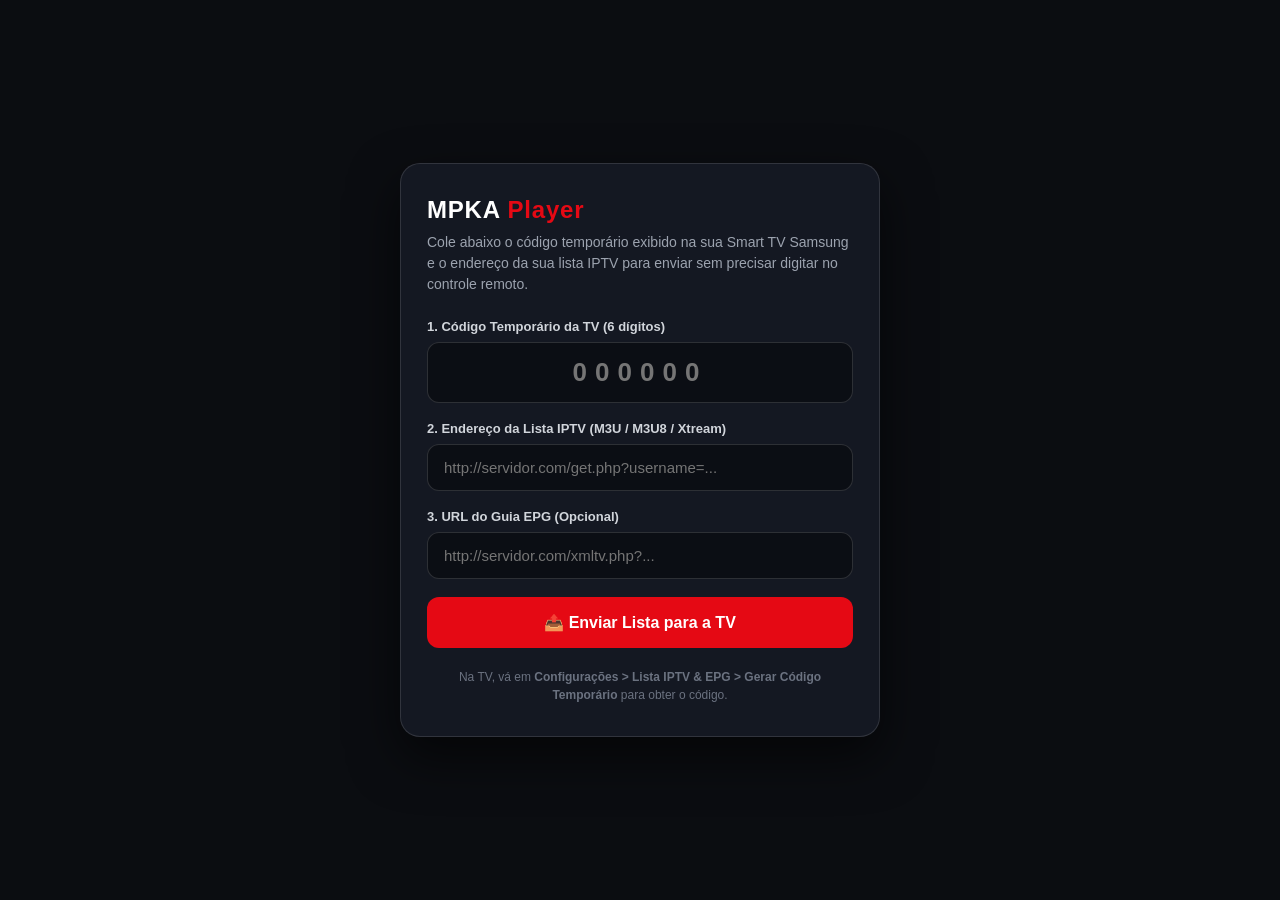
<file: pair.html>
<!DOCTYPE html>
<html lang="pt-BR">
<head>
    <meta charset="UTF-8">
    <meta name="viewport" content="width=device-width, initial-scale=1.0">
    <title>MPKA Player — Enviar Lista para a TV</title>
    <style>
        * { box-sizing: border-box; margin: 0; padding: 0; }
        body {
            font-family: -apple-system, BlinkMacSystemFont, "Segoe UI", Roboto, Arial, sans-serif;
            background: #0b0d11;
            color: #ffffff;
            min-height: 100vh;
            display: flex;
            align-items: center;
            justify-content: center;
            padding: 20px;
        }
        .card {
            width: 100%;
            max-width: 480px;
            background: #141822;
            border: 1px solid rgba(255, 255, 255, 0.12);
            border-radius: 20px;
            padding: 32px 26px;
            box-shadow: 0 20px 50px rgba(0, 0, 0, 0.6);
        }
        .brand {
            display: flex;
            align-items: center;
            gap: 10px;
            margin-bottom: 8px;
        }
        .brand-logo {
            font-size: 24px;
            font-weight: 900;
            letter-spacing: 0.8px;
        }
        .brand-logo span { color: #e50914; }
        .subtitle {
            font-size: 14px;
            color: #9ca3af;
            margin-bottom: 24px;
            line-height: 1.5;
        }
        label {
            display: block;
            font-size: 13px;
            font-weight: 700;
            color: #d1d5db;
            margin-bottom: 8px;
        }
        input {
            width: 100%;
            padding: 14px 16px;
            border-radius: 12px;
            border: 1.5px solid rgba(255, 255, 255, 0.14);
            background: #0b0e14;
            color: #ffffff;
            font-size: 15px;
            margin-bottom: 18px;
            outline: none;
        }
        input:focus {
            border-color: #e50914;
        }
        .code-input {
            font-size: 26px;
            font-weight: 900;
            letter-spacing: 8px;
            text-align: center;
        }
        button {
            width: 100%;
            padding: 16px;
            border-radius: 12px;
            border: none;
            background: #e50914;
            color: #ffffff;
            font-size: 16px;
            font-weight: 800;
            cursor: pointer;
            transition: background 0.15s ease, transform 0.1s ease;
        }
        button:hover { background: #f40612; }
        button:active { transform: scale(0.98); }
        button:disabled { opacity: 0.6; cursor: not-allowed; }
        .status {
            margin-top: 16px;
            padding: 12px 14px;
            border-radius: 10px;
            font-size: 14px;
            font-weight: 600;
            display: none;
            line-height: 1.4;
        }
        .status.ok {
            display: block;
            background: rgba(16, 185, 129, 0.15);
            border: 1px solid rgba(16, 185, 129, 0.45);
            color: #6ee7b7;
        }
        .status.err {
            display: block;
            background: rgba(239, 68, 68, 0.15);
            border: 1px solid rgba(239, 68, 68, 0.45);
            color: #fca5a5;
        }
        .tip {
            margin-top: 20px;
            font-size: 12px;
            color: #6b7280;
            text-align: center;
            line-height: 1.5;
        }
    </style>
</head>
<body>
    <div class="card">
        <div class="brand">
            <div class="brand-logo">MPKA <span>Player</span></div>
        </div>
        <p class="subtitle">
            Cole abaixo o código temporário exibido na sua Smart TV Samsung e o endereço da sua lista IPTV para enviar sem precisar digitar no controle remoto.
        </p>

        <form id="pair-form">
            <label for="pair-code">1. Código Temporário da TV (6 dígitos)</label>
            <input type="text" id="pair-code" class="code-input" maxlength="6" inputmode="numeric" placeholder="000000" required />

            <label for="m3u-url">2. Endereço da Lista IPTV (M3U / M3U8 / Xtream)</label>
            <input type="url" id="m3u-url" placeholder="http://servidor.com/get.php?username=..." required />

            <label for="epg-url">3. URL do Guia EPG (Opcional)</label>
            <input type="url" id="epg-url" placeholder="http://servidor.com/xmltv.php?..." />

            <button type="submit" id="btn-send">📤 Enviar Lista para a TV</button>
        </form>

        <div id="status-box" class="status"></div>

        <p class="tip">
            Na TV, vá em <strong>Configurações &gt; Lista IPTV &amp; EPG &gt; Gerar Código Temporário</strong> para obter o código.
        </p>
    </div>

    <script>
        (function () {
            const params = new URLSearchParams(window.location.search);
            const prefillCode = (params.get('code') || '').replace(/\D/g, '').slice(0, 6);
            const codeInput = document.getElementById('pair-code');
            const m3uInput = document.getElementById('m3u-url');
            const epgInput = document.getElementById('epg-url');
            const btnSend = document.getElementById('btn-send');
            const statusBox = document.getElementById('status-box');

            if (prefillCode) codeInput.value = prefillCode;

            function showStatus(msg, isOk) {
                statusBox.textContent = msg;
                statusBox.className = 'status ' + (isOk ? 'ok' : 'err');
            }

            document.getElementById('pair-form').addEventListener('submit', async function (e) {
                e.preventDefault();
                const code = codeInput.value.replace(/\D/g, '').trim();
                const m3uUrl = m3uInput.value.trim();
                const epgUrl = epgInput.value.trim();

                if (code.length !== 6) {
                    showStatus('Digite os 6 dígitos do código temporário exibido na TV.', false);
                    return;
                }
                if (!m3uUrl) {
                    showStatus('Informe o endereço (URL) da lista IPTV.', false);
                    return;
                }

                btnSend.disabled = true;
                btnSend.textContent = '⏳ Enviando para a TV...';

                try {
                    const topic = 'mpka_pair_' + code;
                    const res = await fetch('https://ntfy.sh/' + topic, {
                        method: 'POST',
                        body: JSON.stringify({
                            m3uUrl: m3uUrl,
                            epgUrl: epgUrl,
                            sentAt: Date.now()
                        })
                    });
                    if (!res.ok) throw new Error('HTTP ' + res.status);
                    showStatus('✅ Lista enviada com sucesso! Olhe para a tela da sua TV — os canais já estão sendo carregados.', true);
                } catch (err) {
                    showStatus('❌ Erro ao enviar (' + err.message + '). Verifique sua internet e tente novamente.', false);
                } finally {
                    btnSend.disabled = false;
                    btnSend.textContent = '📤 Enviar Lista para a TV';
                }
            });
        })();
    </script>
</body>
</html>
</file>
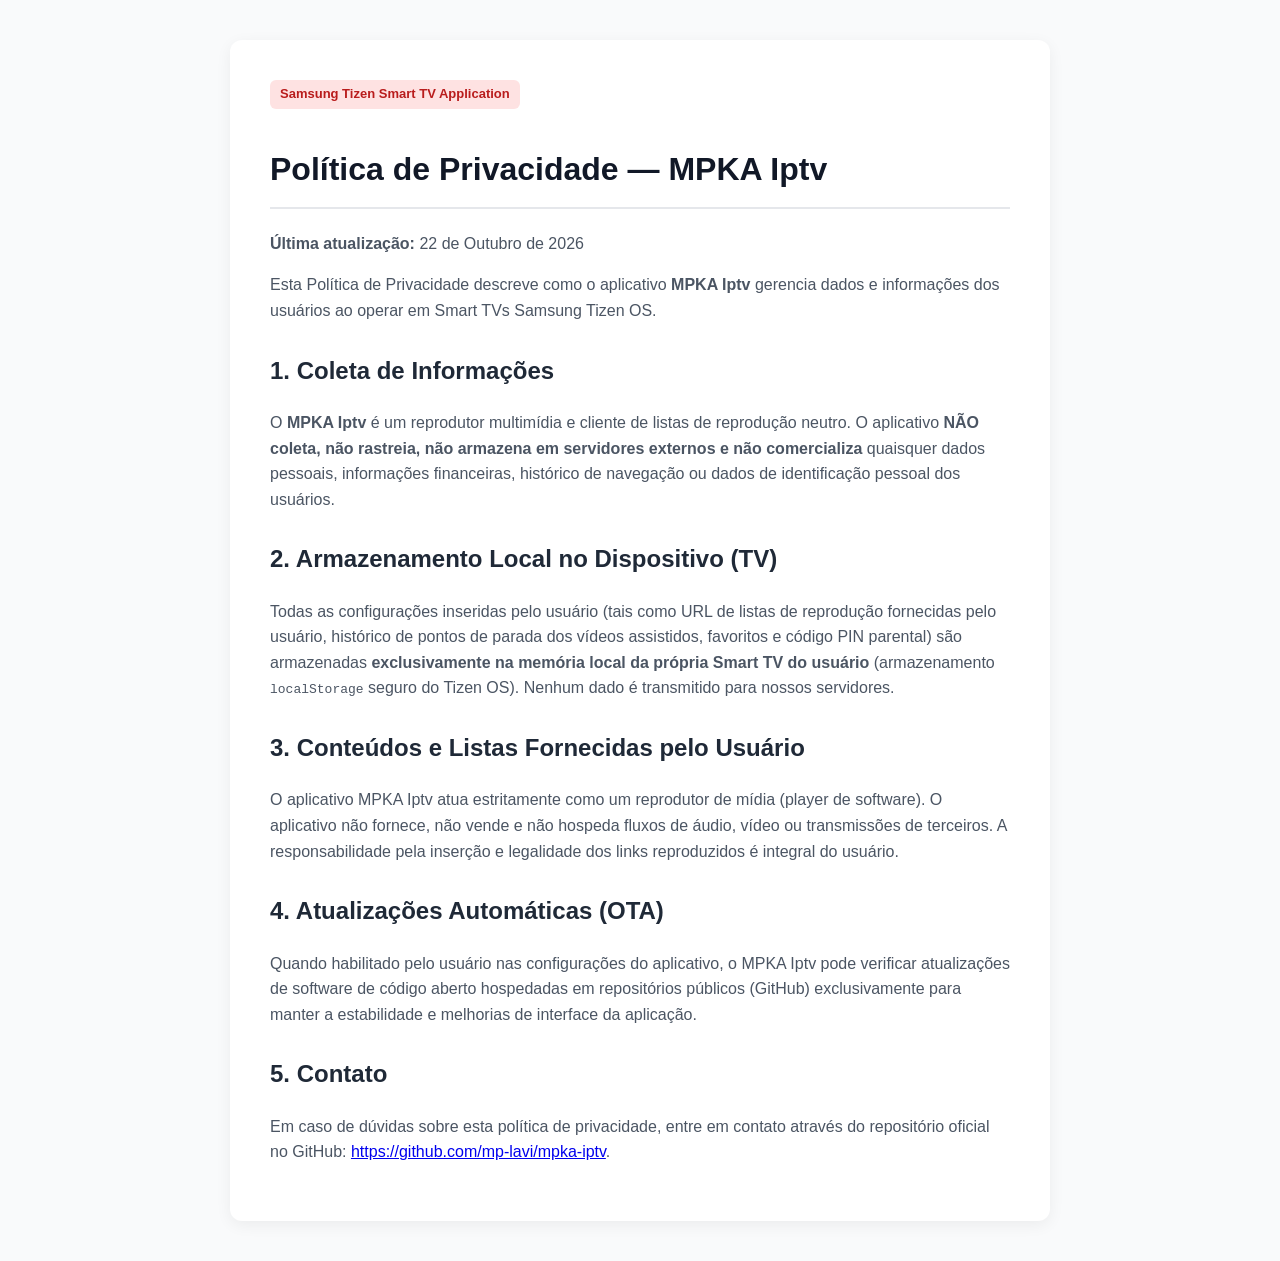
<file: privacy.html>
<!DOCTYPE html>
<html lang="pt-BR">
<head>
    <meta charset="UTF-8">
    <meta name="viewport" content="width=device-width, initial-scale=1.0">
    <title>Política de Privacidade — MPKA Iptv</title>
    <style>
        body { font-family: -apple-system, BlinkMacSystemFont, "Segoe UI", Roboto, Helvetica, Arial, sans-serif; line-height: 1.6; color: #1f2937; max-width: 820px; margin: 40px auto; padding: 0 20px; background-color: #f9fafb; }
        .card { background: #ffffff; padding: 40px; border-radius: 12px; box-shadow: 0 4px 16px rgba(0,0,0,0.06); }
        h1 { color: #111827; border-bottom: 2px solid #e5e7eb; padding-bottom: 12px; }
        h2 { color: #1f2937; margin-top: 28px; }
        p, li { color: #4b5563; }
        .badge { display: inline-block; background: #fee2e2; color: #b91c1c; font-weight: 700; font-size: 13px; padding: 4px 10px; border-radius: 6px; margin-bottom: 14px; }
    </style>
</head>
<body>
    <div class="card">
        <span class="badge">Samsung Tizen Smart TV Application</span>
        <h1>Política de Privacidade — MPKA Iptv</h1>
        <p><strong>Última atualização:</strong> 22 de Outubro de 2026</p>

        <p>Esta Política de Privacidade descreve como o aplicativo <strong>MPKA Iptv</strong> gerencia dados e informações dos usuários ao operar em Smart TVs Samsung Tizen OS.</p>

        <h2>1. Coleta de Informações</h2>
        <p>O <strong>MPKA Iptv</strong> é um reprodutor multimídia e cliente de listas de reprodução neutro. O aplicativo <strong>NÃO coleta, não rastreia, não armazena em servidores externos e não comercializa</strong> quaisquer dados pessoais, informações financeiras, histórico de navegação ou dados de identificação pessoal dos usuários.</p>

        <h2>2. Armazenamento Local no Dispositivo (TV)</h2>
        <p>Todas as configurações inseridas pelo usuário (tais como URL de listas de reprodução fornecidas pelo usuário, histórico de pontos de parada dos vídeos assistidos, favoritos e código PIN parental) são armazenadas <strong>exclusivamente na memória local da própria Smart TV do usuário</strong> (armazenamento <code>localStorage</code> seguro do Tizen OS). Nenhum dado é transmitido para nossos servidores.</p>

        <h2>3. Conteúdos e Listas Fornecidas pelo Usuário</h2>
        <p>O aplicativo MPKA Iptv atua estritamente como um reprodutor de mídia (player de software). O aplicativo não fornece, não vende e não hospeda fluxos de áudio, vídeo ou transmissões de terceiros. A responsabilidade pela inserção e legalidade dos links reproduzidos é integral do usuário.</p>

        <h2>4. Atualizações Automáticas (OTA)</h2>
        <p>Quando habilitado pelo usuário nas configurações do aplicativo, o MPKA Iptv pode verificar atualizações de software de código aberto hospedadas em repositórios públicos (GitHub) exclusivamente para manter a estabilidade e melhorias de interface da aplicação.</p>

        <h2>5. Contato</h2>
        <p>Em caso de dúvidas sobre esta política de privacidade, entre em contato através do repositório oficial no GitHub: <a href="https://github.com/mp-lavi/mpka-iptv">https://github.com/mp-lavi/mpka-iptv</a>.</p>
    </div>
</body>
</html>
</file>
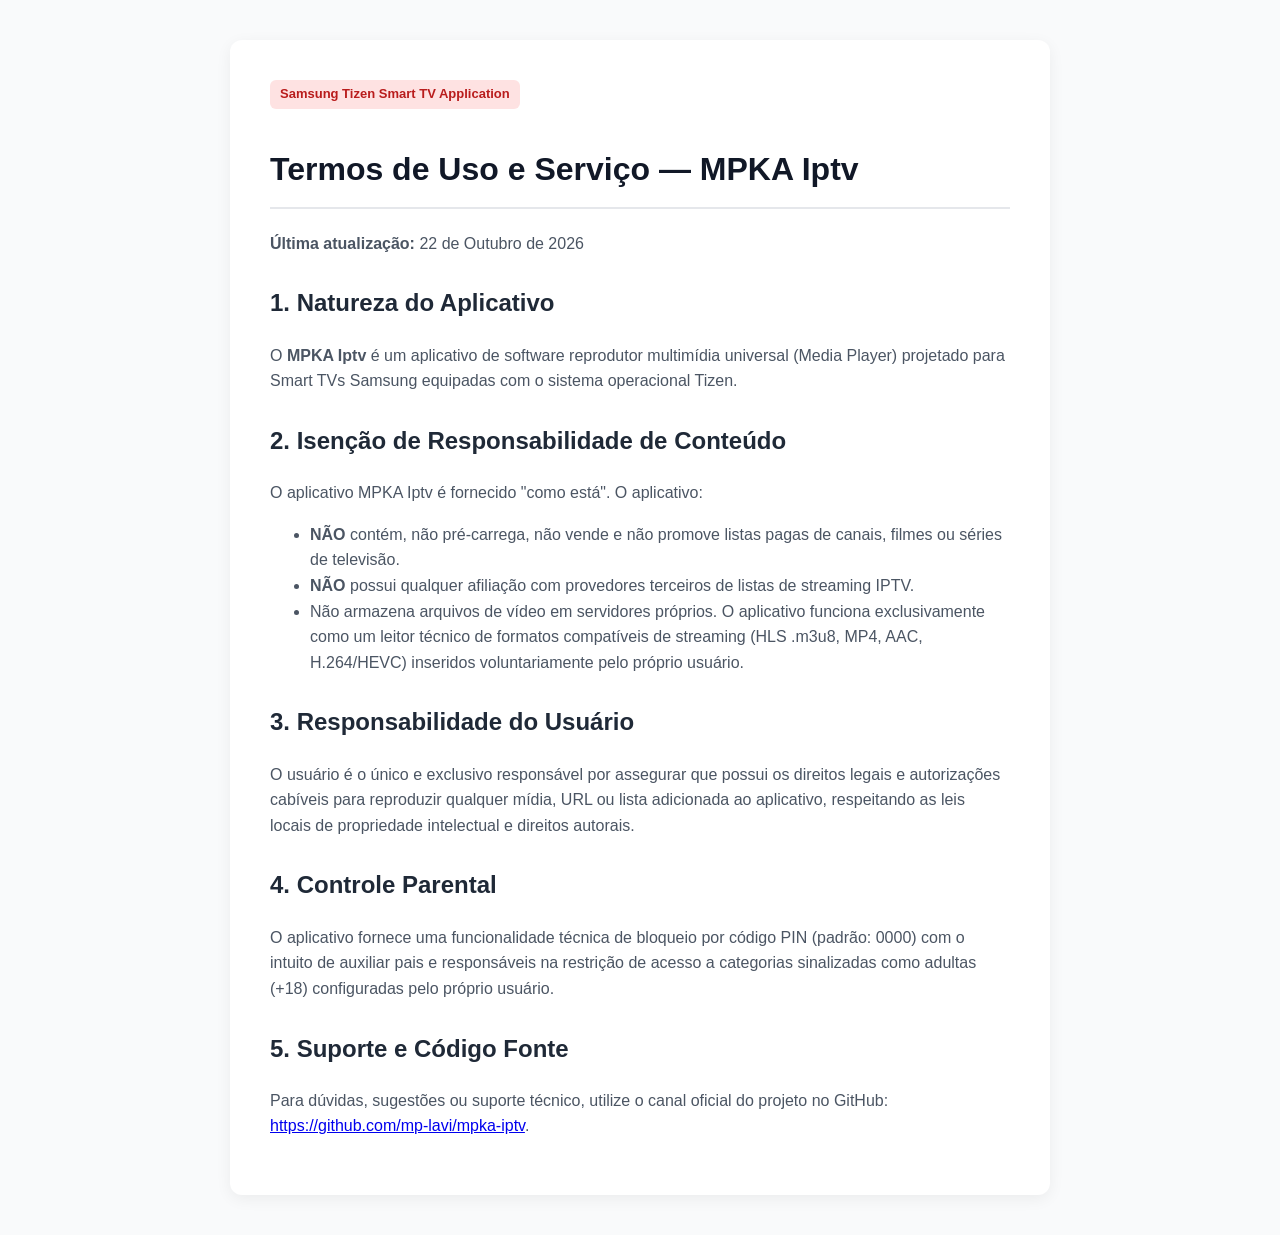
<file: terms.html>
<!DOCTYPE html>
<html lang="pt-BR">
<head>
    <meta charset="UTF-8">
    <meta name="viewport" content="width=device-width, initial-scale=1.0">
    <title>Termos de Uso e Serviço — MPKA Iptv</title>
    <style>
        body { font-family: -apple-system, BlinkMacSystemFont, "Segoe UI", Roboto, Helvetica, Arial, sans-serif; line-height: 1.6; color: #1f2937; max-width: 820px; margin: 40px auto; padding: 0 20px; background-color: #f9fafb; }
        .card { background: #ffffff; padding: 40px; border-radius: 12px; box-shadow: 0 4px 16px rgba(0,0,0,0.06); }
        h1 { color: #111827; border-bottom: 2px solid #e5e7eb; padding-bottom: 12px; }
        h2 { color: #1f2937; margin-top: 28px; }
        p, li { color: #4b5563; }
        .badge { display: inline-block; background: #fee2e2; color: #b91c1c; font-weight: 700; font-size: 13px; padding: 4px 10px; border-radius: 6px; margin-bottom: 14px; }
    </style>
</head>
<body>
    <div class="card">
        <span class="badge">Samsung Tizen Smart TV Application</span>
        <h1>Termos de Uso e Serviço — MPKA Iptv</h1>
        <p><strong>Última atualização:</strong> 22 de Outubro de 2026</p>

        <h2>1. Natureza do Aplicativo</h2>
        <p>O <strong>MPKA Iptv</strong> é um aplicativo de software reprodutor multimídia universal (Media Player) projetado para Smart TVs Samsung equipadas com o sistema operacional Tizen.</p>

        <h2>2. Isenção de Responsabilidade de Conteúdo</h2>
        <p>O aplicativo MPKA Iptv é fornecido "como está". O aplicativo:</p>
        <ul>
            <li><strong>NÃO</strong> contém, não pré-carrega, não vende e não promove listas pagas de canais, filmes ou séries de televisão.</li>
            <li><strong>NÃO</strong> possui qualquer afiliação com provedores terceiros de listas de streaming IPTV.</li>
            <li>Não armazena arquivos de vídeo em servidores próprios. O aplicativo funciona exclusivamente como um leitor técnico de formatos compatíveis de streaming (HLS .m3u8, MP4, AAC, H.264/HEVC) inseridos voluntariamente pelo próprio usuário.</li>
        </ul>

        <h2>3. Responsabilidade do Usuário</h2>
        <p>O usuário é o único e exclusivo responsável por assegurar que possui os direitos legais e autorizações cabíveis para reproduzir qualquer mídia, URL ou lista adicionada ao aplicativo, respeitando as leis locais de propriedade intelectual e direitos autorais.</p>

        <h2>4. Controle Parental</h2>
        <p>O aplicativo fornece uma funcionalidade técnica de bloqueio por código PIN (padrão: 0000) com o intuito de auxiliar pais e responsáveis na restrição de acesso a categorias sinalizadas como adultas (+18) configuradas pelo próprio usuário.</p>

        <h2>5. Suporte e Código Fonte</h2>
        <p>Para dúvidas, sugestões ou suporte técnico, utilize o canal oficial do projeto no GitHub: <a href="https://github.com/mp-lavi/mpka-iptv">https://github.com/mp-lavi/mpka-iptv</a>.</p>
    </div>
</body>
</html>
</file>
